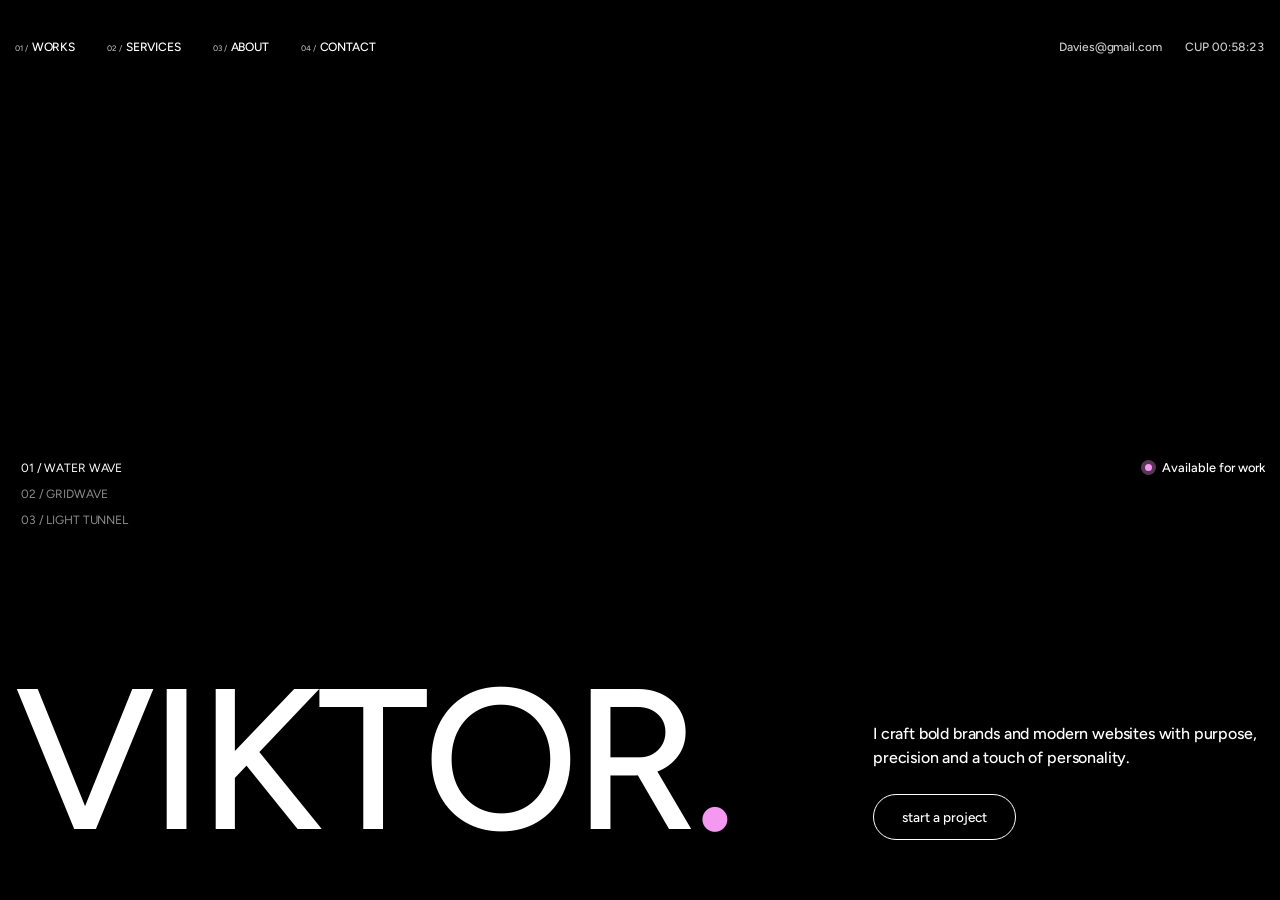
<file: index (11).html>
<!DOCTYPE html>
<html lang="en">
<head>
<meta charset="UTF-8">
<meta name="viewport" content="width=device-width, initial-scale=1.0">
<title>Viktor. — Creative Portfolio</title>
<meta name="description" content="Viktor — I craft bold brands and modern websites with purpose, precision and a touch of personality.">
<link rel="preconnect" href="https://fonts.googleapis.com">
<link rel="preconnect" href="https://fonts.gstatic.com" crossorigin>
<link href="https://fonts.googleapis.com/css2?family=Figtree:wght@400;500;600&display=swap" rel="stylesheet">
<link rel="stylesheet" href="styles.css">
</head>
<body>

<header class="navbar">
  <nav class="nav-inner" aria-label="Navegación principal">
    <ul class="nav-links">
      <li><a href="#works" class="nav-link-underline"><span class="nav-index">01 /</span> Works</a></li>
      <li><a href="#services" class="nav-link-underline"><span class="nav-index">02 /</span> Services</a></li>
      <li><a href="#about" class="nav-link-underline"><span class="nav-index">03 /</span> About</a></li>
      <li><a href="#contact" class="nav-link-underline"><span class="nav-index">04 /</span> Contact</a></li>
    </ul>

    <div class="nav-right">
      <span class="nav-email">Davies@gmail.com</span>
      <span class="nav-clock" id="clock" role="status" aria-live="polite">CUP 00:00:00</span>
    </div>

    <button class="menu-toggle" id="menuToggle" aria-label="Abrir menú" aria-expanded="false">
      <span id="menuToggleLabel">Menu</span>
    </button>
  </nav>

  <div class="mobile-panel-wrap" id="mobilePanelWrap">
    <div class="mobile-panel">
      <a href="#works" class="mobile-link">01 / Works</a>
      <a href="#services" class="mobile-link">02 / Services</a>
      <a href="#about" class="mobile-link">03 / About</a>
      <a href="#contact" class="mobile-link">04 / Contact</a>
      <div class="mobile-panel-foot">
        <span class="nav-email">Davies@gmail.com</span>
        <span class="nav-clock" id="clockMobile">CUP 00:00:00</span>
      </div>
    </div>
  </div>
</header>

<main class="hero">
  <div class="video-stack" aria-hidden="true">
    <video class="hero-video is-active" data-index="0" autoplay muted loop playsinline
      src="https://d8j0ntlcm91z4.cloudfront.net/user_38xzZboKViGWJOttwIXH07lWA1P/hf_20260629_030107_874273ea-684a-4e90-bb96-8fdfde48d53d.mp4"></video>
    <video class="hero-video" data-index="1" autoplay muted loop playsinline
      src="https://d8j0ntlcm91z4.cloudfront.net/user_38xzZboKViGWJOttwIXH07lWA1P/hf_20260629_032424_3c9c2a9d-807b-4482-80e6-dd6d9dfd4545.mp4"></video>
    <video class="hero-video" data-index="2" autoplay muted loop playsinline
      src="https://d8j0ntlcm91z4.cloudfront.net/user_38xzZboKViGWJOttwIXH07lWA1P/hf_20260627_094019_4214ea73-b963-46a4-8327-61489192de99.mp4"></video>
    <div class="video-overlay"></div>
  </div>

  <div class="hero-content">

    <section class="hero-top" aria-label="Selector de fondo">
      <div class="video-switcher">
        <button type="button" class="switch-btn role-link is-active" data-index="0">01 / WATER WAVE</button>
        <button type="button" class="switch-btn role-link" data-index="1">02 / GRIDWAVE</button>
        <button type="button" class="switch-btn role-link" data-index="2">03 / LIGHT TUNNEL</button>
      </div>

      <div class="availability" role="status">
        <span class="dot" id="statusDot"></span>
        <span>Available for work</span>
      </div>
    </section>

    <section class="hero-bottom">
      <h1 class="hero-name reveal-up" id="heroName">Viktor<span class="accent-dot" id="nameDot">.</span></h1>

      <div class="hero-cta">
        <p class="hero-text reveal-right">I craft bold brands and modern websites with purpose, precision and a touch of personality.</p>
        <a href="#contact" class="cta-button reveal-right" id="ctaButton"><span>start a project</span></a>
      </div>
    </section>

  </div>
</main>

<script src="main.js"></script>
</body>
</html>
</file>
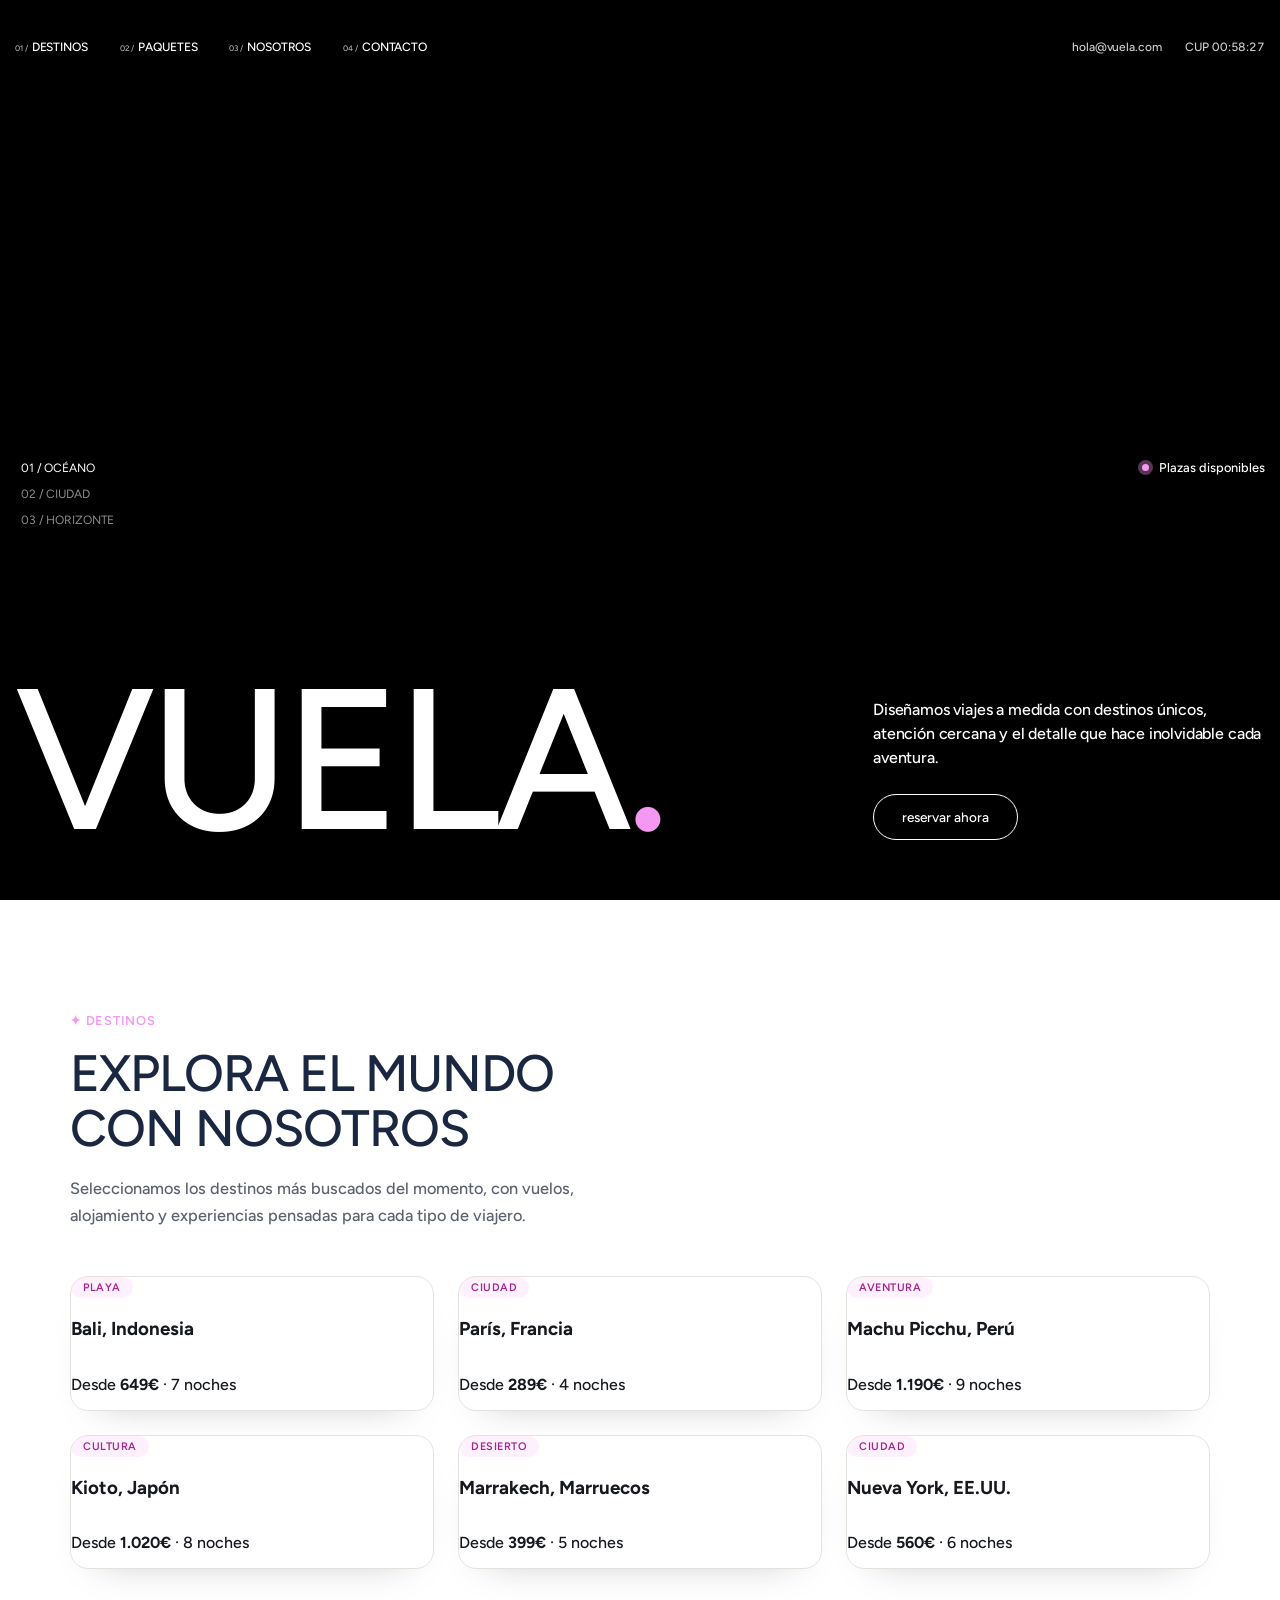
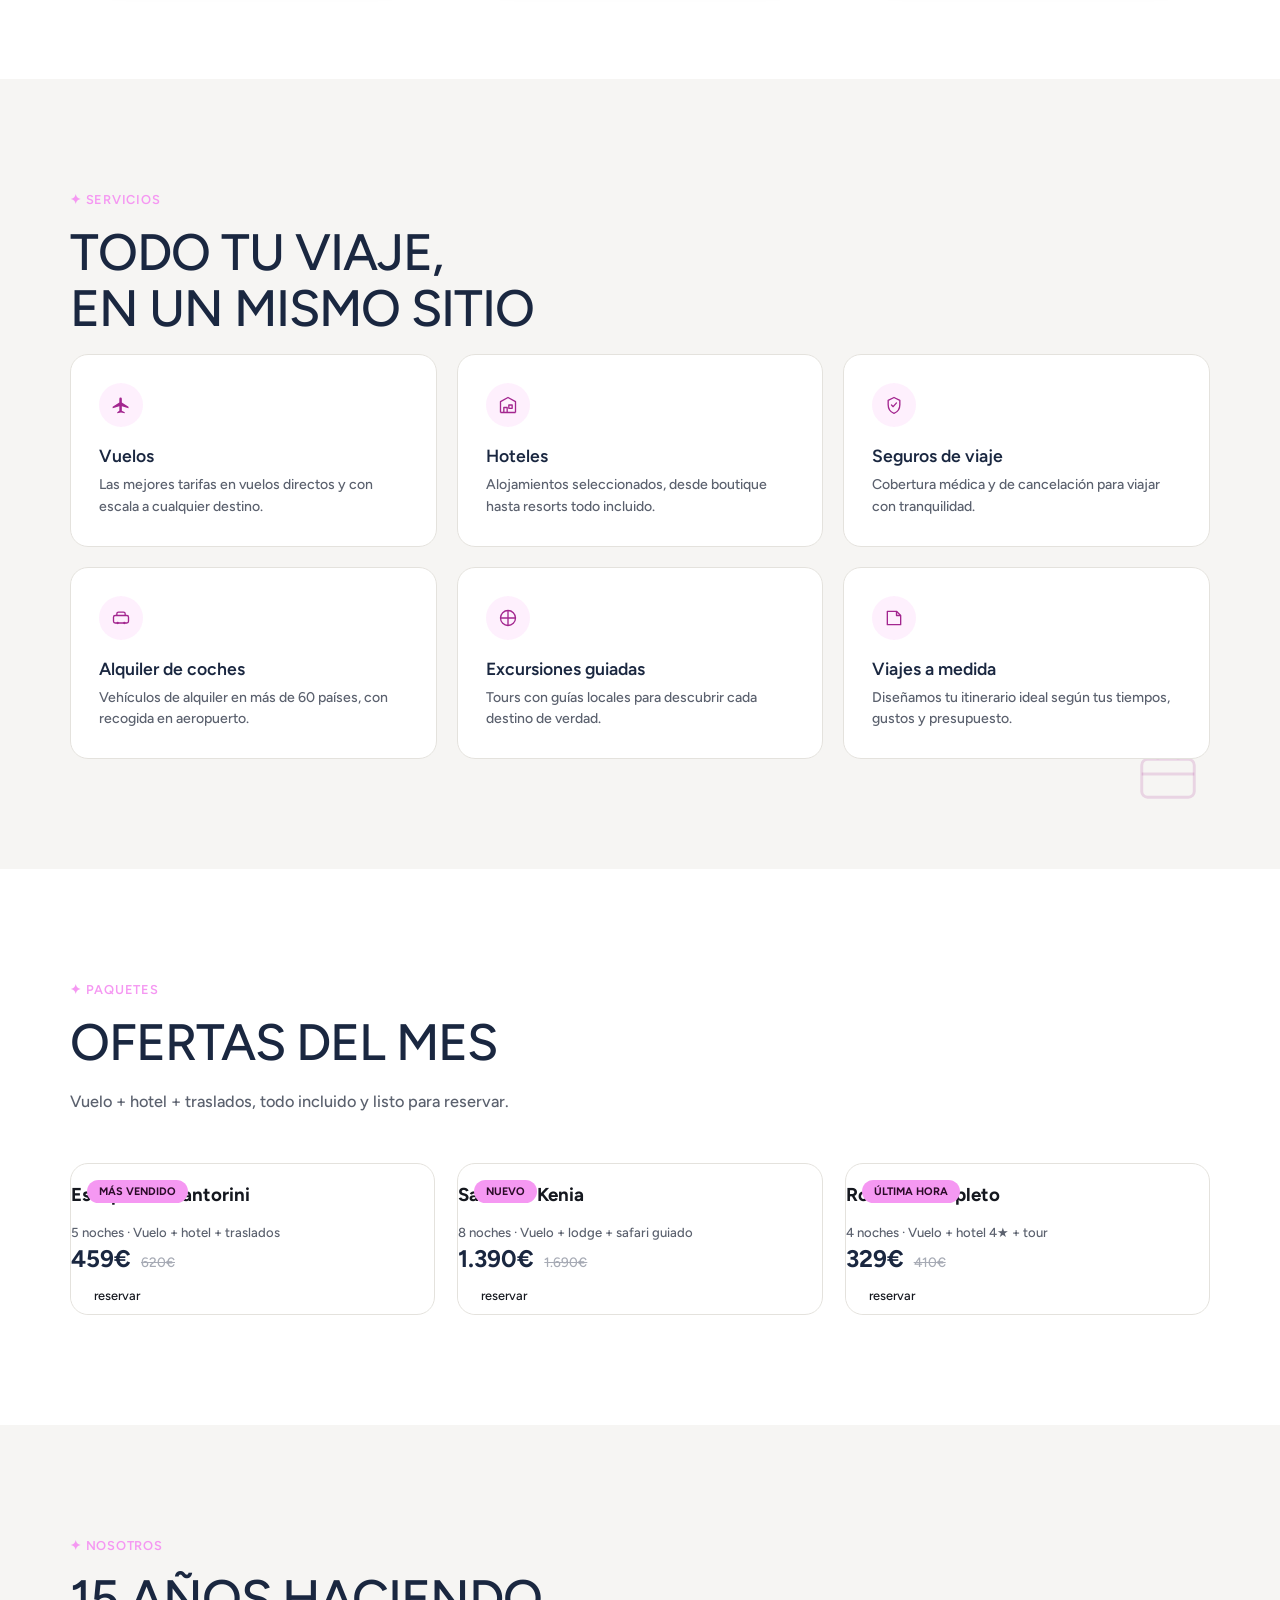
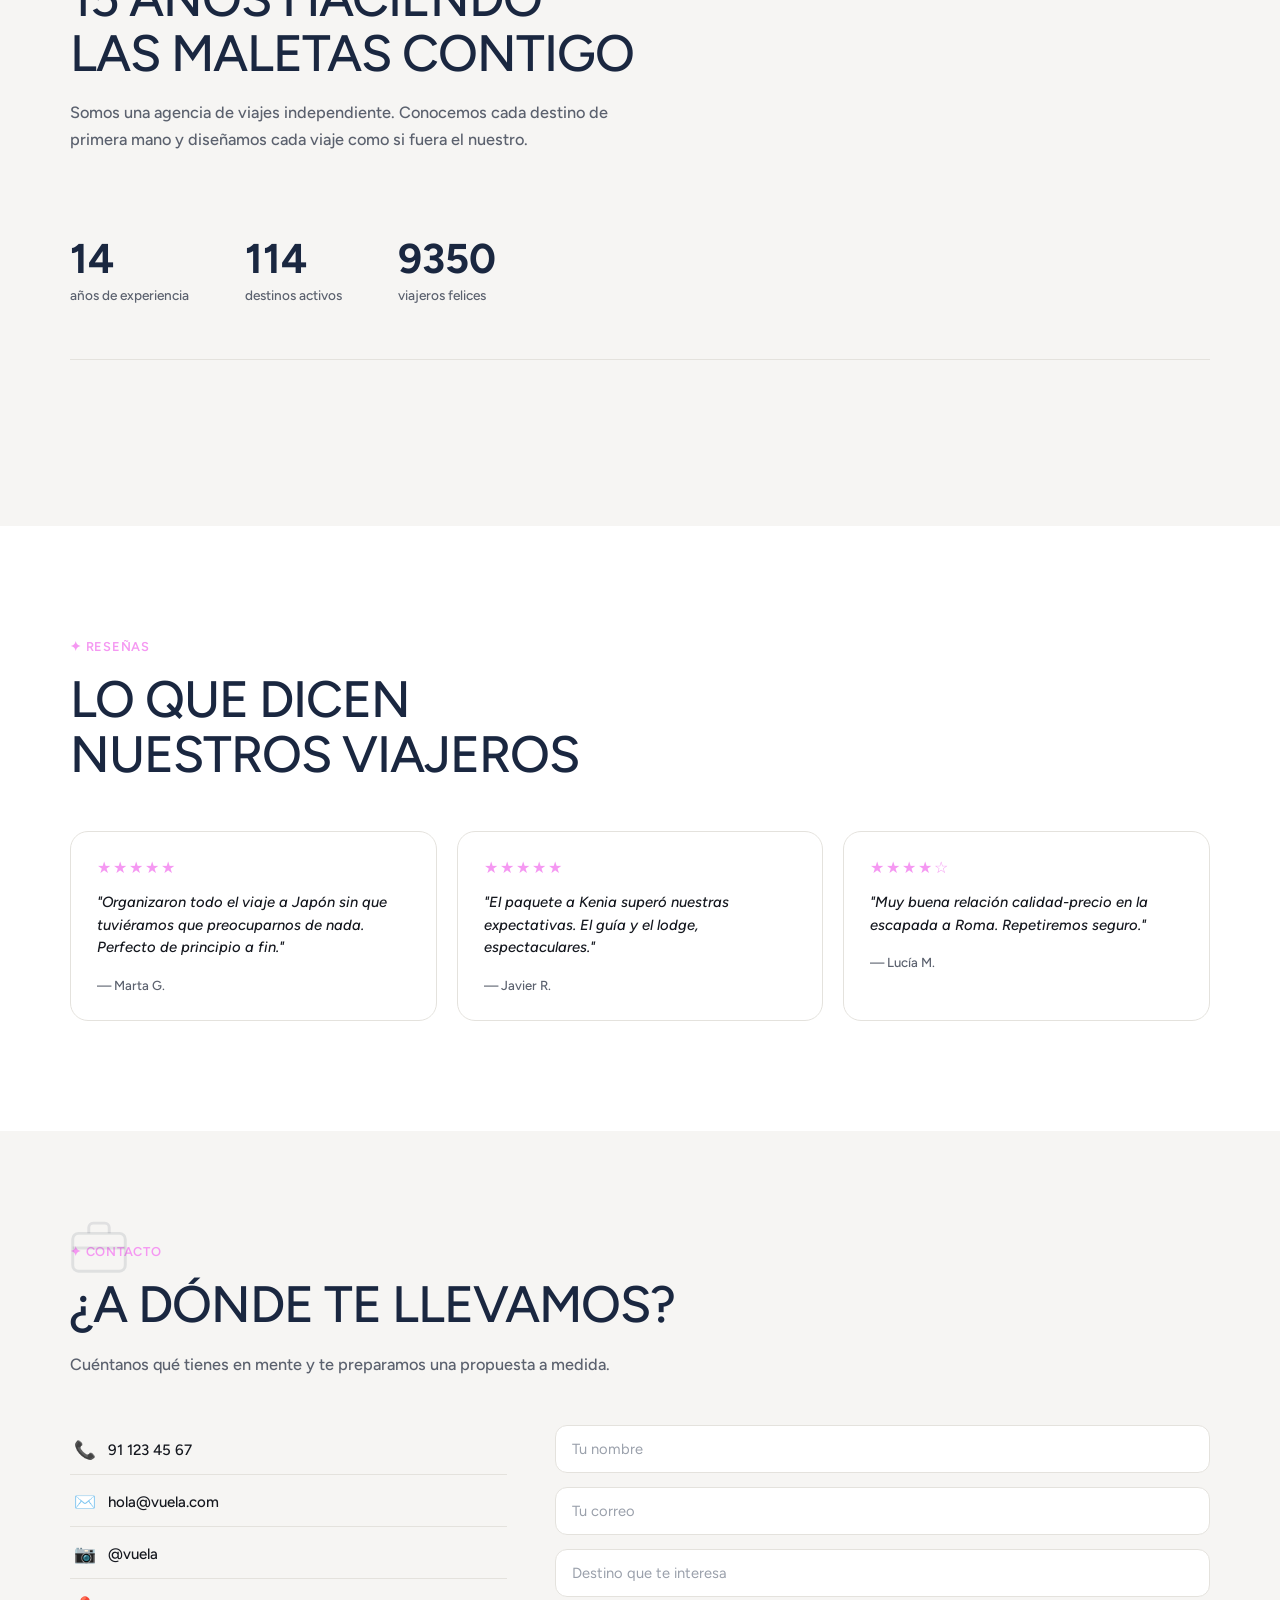
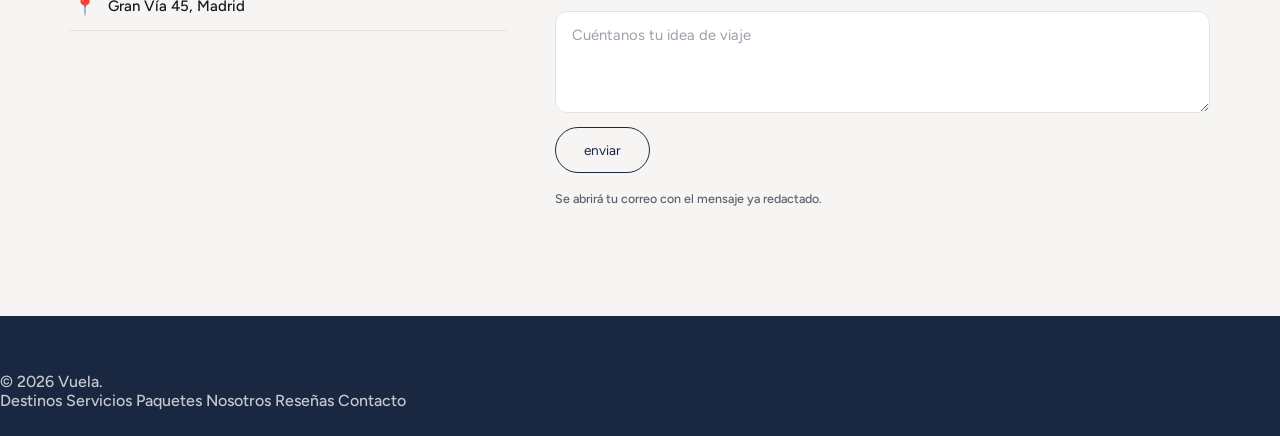
<file: index (12).html>
<!DOCTYPE html>
<html lang="en">
<head>
<meta charset="UTF-8">
<meta name="viewport" content="width=device-width, initial-scale=1.0">
<title>Vuela. — Agencia de Viajes</title>
<meta name="description" content="Vuela — Agencia de viajes. Diseñamos escapadas y viajes a medida a los destinos más increíbles del mundo.">
<link rel="preconnect" href="https://fonts.googleapis.com">
<link rel="preconnect" href="https://fonts.gstatic.com" crossorigin>
<link href="https://fonts.googleapis.com/css2?family=Figtree:wght@400;500;600&display=swap" rel="stylesheet">
<link rel="stylesheet" href="styles.css">
</head>
<body>

<header class="navbar">
  <nav class="nav-inner" aria-label="Navegación principal">
    <ul class="nav-links">
      <li><a href="#destinos" class="nav-link-underline"><span class="nav-index">01 /</span> Destinos</a></li>
      <li><a href="#paquetes" class="nav-link-underline"><span class="nav-index">02 /</span> Paquetes</a></li>
      <li><a href="#nosotros" class="nav-link-underline"><span class="nav-index">03 /</span> Nosotros</a></li>
      <li><a href="#contacto" class="nav-link-underline"><span class="nav-index">04 /</span> Contacto</a></li>
    </ul>

    <div class="nav-right">
      <span class="nav-email">hola@vuela.com</span>
      <span class="nav-clock" id="clock" role="status" aria-live="polite">CUP 00:00:00</span>
    </div>

    <button class="menu-toggle" id="menuToggle" aria-label="Abrir menú" aria-expanded="false">
      <span id="menuToggleLabel">Menu</span>
    </button>
  </nav>

  <div class="mobile-panel-wrap" id="mobilePanelWrap">
    <div class="mobile-panel">
      <a href="#destinos" class="mobile-link">01 / Destinos</a>
      <a href="#paquetes" class="mobile-link">02 / Paquetes</a>
      <a href="#nosotros" class="mobile-link">03 / Nosotros</a>
      <a href="#contacto" class="mobile-link">04 / Contacto</a>
      <div class="mobile-panel-foot">
        <span class="nav-email">hola@vuela.com</span>
        <span class="nav-clock" id="clockMobile">CUP 00:00:00</span>
      </div>
    </div>
  </div>
</header>

<main class="hero">
  <div class="video-stack" aria-hidden="true">
    <video class="hero-video is-active" data-index="0" autoplay muted loop playsinline
      src="https://d8j0ntlcm91z4.cloudfront.net/user_38xzZboKViGWJOttwIXH07lWA1P/hf_20260629_030107_874273ea-684a-4e90-bb96-8fdfde48d53d.mp4"></video>
    <video class="hero-video" data-index="1" autoplay muted loop playsinline
      src="https://d8j0ntlcm91z4.cloudfront.net/user_38xzZboKViGWJOttwIXH07lWA1P/hf_20260629_032424_3c9c2a9d-807b-4482-80e6-dd6d9dfd4545.mp4"></video>
    <video class="hero-video" data-index="2" autoplay muted loop playsinline
      src="https://d8j0ntlcm91z4.cloudfront.net/user_38xzZboKViGWJOttwIXH07lWA1P/hf_20260627_094019_4214ea73-b963-46a4-8327-61489192de99.mp4"></video>
    <div class="video-overlay"></div>
  </div>

  <div class="hero-content">

    <section class="hero-top" aria-label="Selector de fondo">
      <div class="video-switcher">
        <button type="button" class="switch-btn role-link is-active" data-index="0">01 / OCÉANO</button>
        <button type="button" class="switch-btn role-link" data-index="1">02 / CIUDAD</button>
        <button type="button" class="switch-btn role-link" data-index="2">03 / HORIZONTE</button>
      </div>

      <div class="availability" role="status">
        <span class="dot" id="statusDot"></span>
        <span>Plazas disponibles</span>
      </div>
    </section>

    <section class="hero-bottom">
      <h1 class="hero-name reveal-up" id="heroName">Vuela<span class="accent-dot" id="nameDot">.</span></h1>

      <div class="hero-cta">
        <p class="hero-text reveal-right">Diseñamos viajes a medida con destinos únicos, atención cercana y el detalle que hace inolvidable cada aventura.</p>
        <a href="#contacto" class="cta-button reveal-right" id="ctaButton"><span>reservar ahora</span></a>
      </div>
    </section>

  </div>
</main>

<!-- ============ DESTINOS ============ -->
<section id="destinos" class="section">
  <div class="plane-decor plane-decor--1" aria-hidden="true">
    <svg viewBox="0 0 48 48" fill="none"><path d="M44 24l-14-4-8-16-4 1 4 15-12 3-4-6-3 1 3 9 3 9 3-1-2-7 12-2 2 16 4-1 2-17 14-4z" fill="currentColor"/></svg>
  </div>

  <div class="section-inner">
    <span class="eyebrow">✦ Destinos</span>
    <h2 class="section-title reveal-up">Explora el mundo<br>con nosotros</h2>
    <p class="section-lead reveal-right">Seleccionamos los destinos más buscados del momento, con vuelos, alojamiento y experiencias pensadas para cada tipo de viajero.</p>

    <div class="dest-grid">
      <div class="dest-card reveal-up" style="--tile:linear-gradient(150deg, #1a2740, #F598F2 160%);">
        <span class="dest-tag">Playa</span>
        <h3>Bali, Indonesia</h3>
        <p>Desde <strong>649€</strong> · 7 noches</p>
      </div>
      <div class="dest-card reveal-up" style="--tile:linear-gradient(150deg, #2a2a2a, #4a4a6a 160%);">
        <span class="dest-tag">Ciudad</span>
        <h3>París, Francia</h3>
        <p>Desde <strong>289€</strong> · 4 noches</p>
      </div>
      <div class="dest-card reveal-up" style="--tile:linear-gradient(150deg, #241a30, #F598F2 160%);">
        <span class="dest-tag">Aventura</span>
        <h3>Machu Picchu, Perú</h3>
        <p>Desde <strong>1.190€</strong> · 9 noches</p>
      </div>
      <div class="dest-card reveal-up" style="--tile:linear-gradient(150deg, #1a2a2a, #3a5a5a 160%);">
        <span class="dest-tag">Cultura</span>
        <h3>Kioto, Japón</h3>
        <p>Desde <strong>1.020€</strong> · 8 noches</p>
      </div>
      <div class="dest-card reveal-up" style="--tile:linear-gradient(150deg, #302010, #F598F2 160%);">
        <span class="dest-tag">Desierto</span>
        <h3>Marrakech, Marruecos</h3>
        <p>Desde <strong>399€</strong> · 5 noches</p>
      </div>
      <div class="dest-card reveal-up" style="--tile:linear-gradient(150deg, #101828, #4060a0 160%);">
        <span class="dest-tag">Ciudad</span>
        <h3>Nueva York, EE.UU.</h3>
        <p>Desde <strong>560€</strong> · 6 noches</p>
      </div>
    </div>
  </div>
</section>

<!-- ============ SERVICIOS ============ -->
<section id="servicios" class="section section--alt">
  <div class="suitcase-decor" aria-hidden="true">
    <svg viewBox="0 0 48 48" fill="none"><rect x="6" y="16" width="36" height="26" rx="4" stroke="currentColor" stroke-width="2"/><path d="M17 16v-4a3 3 0 0 1 3-3h8a3 3 0 0 1 3 3v4" stroke="currentColor" stroke-width="2"/><path d="M6 26h36" stroke="currentColor" stroke-width="2"/></svg>
  </div>

  <div class="section-inner">
    <span class="eyebrow">✦ Servicios</span>
    <h2 class="section-title reveal-up">Todo tu viaje,<br>en un mismo sitio</h2>

    <div class="service-grid">
      <div class="service-card reveal-up">
        <div class="service-icon">
          <svg viewBox="0 0 24 24" fill="none"><path d="M21 16v-2l-8-5V4.5a1.5 1.5 0 0 0-3 0V9l-8 5v2l8-2.5V19l-2.5 1.8V22l4.5-1 4.5 1v-1.2L13 19v-5.5l8 2.5z" fill="currentColor"/></svg>
        </div>
        <h3>Vuelos</h3>
        <p>Las mejores tarifas en vuelos directos y con escala a cualquier destino.</p>
      </div>
      <div class="service-card reveal-up">
        <div class="service-icon">
          <svg viewBox="0 0 24 24" fill="none"><path d="M3 21V8l9-5 9 5v13M3 21h18M7 21v-6h4v6M13 12h4v4h-4z" stroke="currentColor" stroke-width="1.6" stroke-linejoin="round"/></svg>
        </div>
        <h3>Hoteles</h3>
        <p>Alojamientos seleccionados, desde boutique hasta resorts todo incluido.</p>
      </div>
      <div class="service-card reveal-up">
        <div class="service-icon">
          <svg viewBox="0 0 24 24" fill="none"><path d="M12 3l7 3.5v5.2c0 4.6-3 8.8-7 10.3-4-1.5-7-5.7-7-10.3V6.5L12 3Z" stroke="currentColor" stroke-width="1.6" stroke-linejoin="round"/><path d="M9 12l2 2 4-4.5" stroke="currentColor" stroke-width="1.6" stroke-linecap="round" stroke-linejoin="round"/></svg>
        </div>
        <h3>Seguros de viaje</h3>
        <p>Cobertura médica y de cancelación para viajar con tranquilidad.</p>
      </div>
      <div class="service-card reveal-up">
        <div class="service-icon">
          <svg viewBox="0 0 24 24" fill="none"><rect x="3" y="9" width="18" height="9" rx="2" stroke="currentColor" stroke-width="1.6"/><path d="M7 9V7a2 2 0 0 1 2-2h6a2 2 0 0 1 2 2v2" stroke="currentColor" stroke-width="1.6"/><circle cx="8" cy="18" r="1.4" fill="currentColor"/><circle cx="16" cy="18" r="1.4" fill="currentColor"/></svg>
        </div>
        <h3>Alquiler de coches</h3>
        <p>Vehículos de alquiler en más de 60 países, con recogida en aeropuerto.</p>
      </div>
      <div class="service-card reveal-up">
        <div class="service-icon">
          <svg viewBox="0 0 24 24" fill="none"><circle cx="12" cy="12" r="9" stroke="currentColor" stroke-width="1.6"/><path d="M12 3v18M3 12h18" stroke="currentColor" stroke-width="1.6"/></svg>
        </div>
        <h3>Excursiones guiadas</h3>
        <p>Tours con guías locales para descubrir cada destino de verdad.</p>
      </div>
      <div class="service-card reveal-up">
        <div class="service-icon">
          <svg viewBox="0 0 24 24" fill="none"><path d="M4 4h11l5 5v11H4V4Z" stroke="currentColor" stroke-width="1.6" stroke-linejoin="round"/><path d="M15 4v5h5" stroke="currentColor" stroke-width="1.6" stroke-linejoin="round"/></svg>
        </div>
        <h3>Viajes a medida</h3>
        <p>Diseñamos tu itinerario ideal según tus tiempos, gustos y presupuesto.</p>
      </div>
    </div>
  </div>
</section>

<!-- ============ PAQUETES ============ -->
<section id="paquetes" class="section">
  <div class="section-inner">
    <span class="eyebrow">✦ Paquetes</span>
    <h2 class="section-title reveal-up">Ofertas del mes</h2>
    <p class="section-lead reveal-right">Vuelo + hotel + traslados, todo incluido y listo para reservar.</p>

    <div class="package-grid">
      <div class="package-card reveal-up">
        <span class="package-badge">Más vendido</span>
        <h3>Escapada a Santorini</h3>
        <p class="package-meta">5 noches · Vuelo + hotel + traslados</p>
        <div class="package-price"><span class="price-now">459€</span><span class="price-old">620€</span></div>
        <a href="#contacto" class="cta-button cta-button--sm"><span>reservar</span></a>
      </div>
      <div class="package-card reveal-up">
        <span class="package-badge">Nuevo</span>
        <h3>Safari en Kenia</h3>
        <p class="package-meta">8 noches · Vuelo + lodge + safari guiado</p>
        <div class="package-price"><span class="price-now">1.390€</span><span class="price-old">1.690€</span></div>
        <a href="#contacto" class="cta-button cta-button--sm"><span>reservar</span></a>
      </div>
      <div class="package-card reveal-up">
        <span class="package-badge">Última hora</span>
        <h3>Roma al completo</h3>
        <p class="package-meta">4 noches · Vuelo + hotel 4★ + tour</p>
        <div class="package-price"><span class="price-now">329€</span><span class="price-old">410€</span></div>
        <a href="#contacto" class="cta-button cta-button--sm"><span>reservar</span></a>
      </div>
    </div>
  </div>
</section>

<!-- ============ NOSOTROS ============ -->
<section id="nosotros" class="section section--alt">
  <div class="plane-decor plane-decor--2" aria-hidden="true">
    <svg viewBox="0 0 48 48" fill="none"><path d="M44 24l-14-4-8-16-4 1 4 15-12 3-4-6-3 1 3 9 3 9 3-1-2-7 12-2 2 16 4-1 2-17 14-4z" fill="currentColor"/></svg>
  </div>
  <div class="section-inner">
    <span class="eyebrow">✦ Nosotros</span>
    <h2 class="section-title reveal-up">15 años haciendo<br>las maletas contigo</h2>
    <p class="section-lead reveal-right">Somos una agencia de viajes independiente. Conocemos cada destino de primera mano y diseñamos cada viaje como si fuera el nuestro.</p>

    <div class="stats-row">
      <div class="stat-block reveal-up">
        <span class="stat-num" data-count="15">0</span>
        <span class="stat-label">años de experiencia</span>
      </div>
      <div class="stat-block reveal-up">
        <span class="stat-num" data-count="120">0</span>
        <span class="stat-label">destinos activos</span>
      </div>
      <div class="stat-block reveal-up">
        <span class="stat-num" data-count="9800">0</span>
        <span class="stat-label">viajeros felices</span>
      </div>
    </div>
  </div>
</section>

<!-- ============ RESEÑAS ============ -->
<section id="resenas" class="section">
  <div class="section-inner">
    <span class="eyebrow">✦ Reseñas</span>
    <h2 class="section-title reveal-up">Lo que dicen<br>nuestros viajeros</h2>

    <div class="review-grid">
      <div class="review-card reveal-up">
        <div class="review-stars">★★★★★</div>
        <p>"Organizaron todo el viaje a Japón sin que tuviéramos que preocuparnos de nada. Perfecto de principio a fin."</p>
        <span class="review-author">— Marta G.</span>
      </div>
      <div class="review-card reveal-up">
        <div class="review-stars">★★★★★</div>
        <p>"El paquete a Kenia superó nuestras expectativas. El guía y el lodge, espectaculares."</p>
        <span class="review-author">— Javier R.</span>
      </div>
      <div class="review-card reveal-up">
        <div class="review-stars">★★★★☆</div>
        <p>"Muy buena relación calidad-precio en la escapada a Roma. Repetiremos seguro."</p>
        <span class="review-author">— Lucía M.</span>
      </div>
    </div>
  </div>
</section>

<!-- ============ CONTACTO ============ -->
<section id="contacto" class="section section--alt">
  <div class="suitcase-decor suitcase-decor--2" aria-hidden="true">
    <svg viewBox="0 0 48 48" fill="none"><rect x="6" y="16" width="36" height="26" rx="4" stroke="currentColor" stroke-width="2"/><path d="M17 16v-4a3 3 0 0 1 3-3h8a3 3 0 0 1 3 3v4" stroke="currentColor" stroke-width="2"/><path d="M6 26h36" stroke="currentColor" stroke-width="2"/></svg>
  </div>
  <div class="section-inner">
    <span class="eyebrow">✦ Contacto</span>
    <h2 class="section-title reveal-up">¿A dónde te llevamos?</h2>
    <p class="section-lead reveal-right">Cuéntanos qué tienes en mente y te preparamos una propuesta a medida.</p>

    <div class="contact-grid">
      <div class="contact-info reveal-up">
        <a class="info-row" href="tel:+34911234567"><span class="info-ic">📞</span> 91 123 45 67</a>
        <a class="info-row" href="mailto:hola@vuela.com"><span class="info-ic">✉️</span> hola@vuela.com</a>
        <a class="info-row" href="https://instagram.com/vuela" target="_blank" rel="noopener"><span class="info-ic">📷</span> @vuela</a>
        <a class="info-row" href="https://maps.google.com/?q=Gran+Via+45,+Madrid" target="_blank" rel="noopener"><span class="info-ic">📍</span> Gran Vía 45, Madrid</a>
      </div>

      <form id="contactForm" class="contact-form reveal-up" novalidate>
        <input id="cName" type="text" placeholder="Tu nombre" required>
        <span class="field-error">Cuéntanos cómo te llamas.</span>
        <input id="cEmail" type="email" placeholder="Tu correo" required>
        <span class="field-error">Escribe un correo válido.</span>
        <input id="cDest" type="text" placeholder="Destino que te interesa">
        <textarea id="cMessage" rows="4" placeholder="Cuéntanos tu idea de viaje" required></textarea>
        <span class="field-error">Añade un breve mensaje.</span>
        <button type="submit" class="cta-button"><span id="submitLabel">enviar</span></button>
        <p class="form-note" id="formNote">Se abrirá tu correo con el mensaje ya redactado.</p>
      </form>
    </div>
  </div>
</section>

<footer class="site-footer">
  <span>© <span id="year"></span> Vuela.</span>
  <nav>
    <a href="#destinos">Destinos</a>
    <a href="#servicios">Servicios</a>
    <a href="#paquetes">Paquetes</a>
    <a href="#nosotros">Nosotros</a>
    <a href="#resenas">Reseñas</a>
    <a href="#contacto">Contacto</a>
  </nav>
</footer>

<script src="main.js"></script>
</body>
</html>
</file>
<file: styles.css>
:root{
  --ease-spring: cubic-bezier(0.16, 1, 0.3, 1);
  --accent: #F598F2;
}

*,*::before,*::after{ box-sizing: border-box; }
html,body{ margin:0; padding:0; height:100%; }
body{
  background:#000;
  color:#fff;
  font-family: "Figtree", -apple-system, BlinkMacSystemFont, sans-serif;
  font-weight:500;
  -webkit-font-smoothing:antialiased;
  -moz-osx-font-smoothing:grayscale;
  overflow-x:hidden;
}
a{ color:inherit; text-decoration:none; }
button{ font-family:inherit; border:0; background:none; color:inherit; cursor:pointer; }
ul{ margin:0; padding:0; list-style:none; }

@media (prefers-reduced-motion: reduce){
  *{ animation-duration:0.001ms !important; transition-duration:0.001ms !important; }
}

/* =========================================================
   NAVBAR
   ========================================================= */
.navbar{
  position:absolute;
  top:0; left:0; right:0;
  z-index:10;
}
.nav-inner{
  max-width:1340px;
  margin:0 auto;
  padding:36px 15px;
  display:flex;
  align-items:center;
  justify-content:space-between;
  gap:24px;
}
.nav-links{
  display:flex;
  align-items:center;
  gap:32px;
}
.nav-links a{
  position:relative;
  display:inline-flex;
  align-items:baseline;
  gap:4px;
  font-size:0.75rem;
  line-height:1rem;
  letter-spacing:-0.12px;
  font-weight:500;
  text-transform:uppercase;
  padding-bottom:2px;
}
.nav-index{
  font-size:0.5rem;
  line-height:0.75rem;
  letter-spacing:-0.08px;
  font-weight:500;
  text-transform:uppercase;
  opacity:.7;
}
.nav-link-underline::after{
  content:"";
  position:absolute;
  left:0; right:0; bottom:0;
  height:1px;
  background:#fff;
  transform:scaleX(0);
  transform-origin:right;
  transition:transform .4s var(--ease-spring);
}
.nav-link-underline:hover::after{
  transform:scaleX(1);
  transform-origin:left;
}

.nav-right{
  display:flex;
  align-items:center;
  gap:24px;
  font-size:0.75rem;
  letter-spacing:-0.12px;
}
.nav-email{ opacity:.8; }
.nav-clock{ font-variant-numeric:tabular-nums; opacity:.8; }

.menu-toggle{ display:none; font-size:0.8rem; text-transform:uppercase; letter-spacing:-0.12px; }

.mobile-panel-wrap{
  display:grid;
  grid-template-rows: 0fr;
  transition: grid-template-rows .42s var(--ease-spring);
  overflow:hidden;
}
.mobile-panel-wrap.is-open{ grid-template-rows: 1fr; }
.mobile-panel{ min-height:0; overflow:hidden; padding:0 18px; }
.mobile-panel-wrap.is-open .mobile-panel{ padding:8px 18px 28px; }
.mobile-link{
  display:block;
  font-size:1.75rem;
  line-height:2rem;
  letter-spacing:-0.84px;
  font-weight:500;
  text-transform:uppercase;
  padding:10px 0;
  border-bottom:1px solid rgba(255,255,255,.12);
}
.mobile-panel-foot{
  display:flex;
  justify-content:space-between;
  padding-top:18px;
  font-size:0.8rem;
  opacity:.7;
}

/* =========================================================
   HERO / VIDEO BACKGROUND
   ========================================================= */
.hero{
  position:relative;
  width:100%;
  height:100vh;
  min-height:640px;
  overflow:hidden;
}
.video-stack{ position:absolute; inset:0; z-index:0; }
.hero-video{
  position:absolute; inset:0;
  width:100%; height:100%;
  object-fit:cover;
  opacity:0;
  transition:opacity 1200ms ease-in-out;
}
.hero-video.is-active{ opacity:1; animation: videoFadeIn 1200ms ease-in-out; }
.video-overlay{
  position:absolute; inset:0;
  background:rgba(0,0,0,.1);
  z-index:1;
}

.hero-content{
  position:relative;
  z-index:2;
  max-width:1340px;
  height:100%;
  margin:0 auto;
  padding:190px 15px 0;
  display:flex;
  flex-direction:column;
  justify-content:flex-end;
  align-items:flex-end;
  gap:150px;
}

/* ---- top row: switcher + availability ---- */
.hero-top{
  width:100%;
  display:flex;
  align-items:flex-start;
  justify-content:space-between;
  gap:24px;
}
.video-switcher{
  flex:4;
  display:flex;
  flex-direction:column;
  gap:10px;
}
.switch-btn{
  align-self:flex-start;
  font-size:0.75rem;
  letter-spacing:-0.12px;
  text-transform:uppercase;
  opacity:.55;
  transition:opacity .25s ease, transform .25s ease;
}
.switch-btn:hover{ opacity:.75; }
.switch-btn.is-active{ opacity:1; }
.role-link:hover{ transform:translateX(4px); }

.availability{
  flex:1;
  display:flex;
  align-items:center;
  justify-content:flex-end;
  gap:10px;
  font-size:0.8rem;
  white-space:nowrap;
}
.dot{
  width:7px; height:7px;
  border-radius:50%;
  background:#fff;
  box-shadow:0 0 0 4px rgba(255,255,255,.25);
  animation:dotPulse 1.6s ease-in-out infinite;
}
.dot.is-pink{
  background:var(--accent);
  box-shadow:0 0 0 4px rgba(245,152,242,.35);
}

/* ---- bottom row: name + cta ---- */
.hero-bottom{
  width:100%;
  display:flex;
  align-items:flex-end;
  justify-content:space-between;
  gap:24px;
  padding-bottom:60px;
}
.hero-name{
  flex:2;
  margin:0;
  font-size:200px;
  line-height:81%;
  letter-spacing:-6px;
  font-weight:500;
  text-transform:uppercase;
}
.accent-dot{ color:#fff; transition:color .3s ease; }
.accent-dot.is-pink{ color:var(--accent); }

.hero-cta{
  flex:1;
  padding-left:50px;
  display:flex;
  flex-direction:column;
  gap:24px;
}
.hero-text{
  margin:0;
  font-size:1rem;
  line-height:1.5rem;
  letter-spacing:-0.16px;
  font-weight:500;
  opacity:.9;
}
.cta-button{
  position:relative;
  align-self:flex-start;
  padding:14px 28px;
  border:1px solid #fff;
  border-radius:999px;
  text-transform:lowercase;
  font-size:0.85rem;
  overflow:hidden;
  transition:border-color .3s ease, color .3s ease;
}
.cta-button span{ position:relative; z-index:2; }
.cta-button::before{
  content:"";
  position:absolute; inset:0;
  background:var(--accent);
  transform:translateY(101%);
  transition:transform .4s var(--ease-spring);
  z-index:1;
}
.cta-button:hover{ border-color:var(--accent); color:#000; }
.cta-button:hover::before{ transform:translateY(0); }

/* =========================================================
   REVEAL ANIMATIONS
   ========================================================= */
.reveal-up{ opacity:0; transform:translateY(80px); }
.reveal-up.is-visible{ animation:revealUp .9s var(--ease-spring) forwards; }

.reveal-right{ opacity:0; transform:translateX(100px); }
.reveal-right.is-visible{ animation:revealRight .9s var(--ease-spring) forwards; }
#ctaButton.reveal-right.is-visible{ animation-delay:.08s; }

@keyframes videoFadeIn{ from{ opacity:0 } to{ opacity:1 } }
@keyframes revealUp{ from{ opacity:0; transform:translateY(80px);} to{ opacity:1; transform:translateY(0);} }
@keyframes revealRight{ from{ opacity:0; transform:translateX(100px);} to{ opacity:1; transform:translateX(0);} }
@keyframes dotPulse{ 0%,100%{ opacity:1; transform:scale(1);} 50%{ opacity:.45; transform:scale(1.45);} }

/* =========================================================
   RESPONSIVE — md-tablet: 810px to 1199.98px
   ========================================================= */
@media (min-width:810px) and (max-width:1199.98px){
  .nav-inner{ padding:30px 18px; }
  .nav-links{ gap:16px; }
  .hero-name{ font-size:129.6px; line-height:113.4px; letter-spacing:-7.7px; }
  .hero-bottom{ gap:28px; padding-bottom:52px; }
  .hero-cta{ padding-left:24px; }
}

/* =========================================================
   RESPONSIVE — mobile: max 809.98px
   ========================================================= */
@media (max-width:809.98px){
  .nav-inner{ padding:24px 18px; }
  .nav-links, .nav-right{ display:none; }
  .menu-toggle{ display:block; }

  .hero-content{
    justify-content:flex-end;
    align-items:flex-start;
    gap:72px;
    padding:140px 18px 0;
  }
  .hero-top{ flex-direction:column; align-items:flex-start; gap:28px; }
  .availability{ justify-content:flex-start; }
  .hero-bottom{ flex-direction:column; align-items:flex-start; gap:32px; padding-bottom:44px; }
  .hero-name{ font-size:clamp(68px,21vw,80px); line-height:96px; letter-spacing:-4.8px; }
  .hero-cta{ padding-left:0; }
  .hero-text{ max-width:420px; }
}

/* =========================================================
   AÑADIDO — secciones de la agencia de viajes "Vuela."
   (reglas nuevas; nada del hero original se ha modificado)
   Tema: fondo blanco, estilo serio/profesional
   ========================================================= */

:root{
  --paper:#ffffff;
  --paper-alt:#f6f5f3;
  --ink:#15181f;
  --ink-soft:#5b616e;
  --line:#e4e2dd;
  --navy:#1a2740;
}

.section{
  position:relative;
  overflow:hidden;
  padding:110px 0;
  background:var(--paper);
  color:var(--ink);
}
.section--alt{ background:var(--paper-alt); }
.section-inner{
  max-width:1180px;
  margin:0 auto;
  padding:0 20px;
}
.section-inner--narrow{ max-width:760px; }

.eyebrow{
  display:inline-block;
  color:var(--accent);
  font-size:0.8rem;
  letter-spacing:.06em;
  text-transform:uppercase;
  font-weight:600;
  margin-bottom:18px;
}
.section-title{
  font-size:clamp(2.2rem, 4.4vw, 3.2rem);
  line-height:1.08;
  letter-spacing:-1px;
  font-weight:500;
  margin:0 0 18px;
  text-transform:uppercase;
  color:var(--navy);
}
.section-lead{
  max-width:560px;
  color:var(--ink-soft);
  font-size:1.02rem;
  line-height:1.65;
  margin:0 0 48px;
}

/* ---- filtros de destinos ---- */
.filter-tabs{
  display:flex;
  flex-wrap:wrap;
  gap:10px;
  margin-bottom:40px;
}
.filter-tab{
  padding:9px 20px;
  border-radius:999px;
  border:1.5px solid var(--line);
  background:var(--paper);
  color:var(--ink-soft);
  font-size:0.85rem;
  font-weight:500;
  transition:background-color .2s ease, color .2s ease, border-color .2s ease;
}
.filter-tab:hover{ border-color:var(--navy); color:var(--navy); }
.filter-tab.is-active{ background:var(--navy); border-color:var(--navy); color:#fff; }

/* ---- destinos ---- */
.dest-grid{
  display:grid;
  grid-template-columns:repeat(3,1fr);
  gap:24px;
}
.dest-card{
  border-radius:18px;
  overflow:hidden;
  background:var(--paper);
  border:1px solid var(--line);
  box-shadow:0 18px 40px -30px rgba(20,25,40,.35);
  transition:transform .35s var(--ease-spring), box-shadow .35s ease;
  display:flex;
  flex-direction:column;
}
.dest-card.is-hidden{ display:none; }
.dest-card:hover{ transform:translateY(-6px); box-shadow:0 24px 48px -26px rgba(20,25,40,.4); }
.dest-img{ aspect-ratio:4/3; overflow:hidden; background:var(--paper-alt); }
.dest-img img{ width:100%; height:100%; object-fit:cover; display:block; transition:transform .5s ease; }
.dest-card:hover .dest-img img{ transform:scale(1.06); }
.dest-body{ padding:20px; display:flex; flex-direction:column; gap:8px; flex:1; }
.dest-tag{
  align-self:flex-start;
  font-size:.68rem; text-transform:uppercase; letter-spacing:.05em; font-weight:600;
  background:rgba(245,152,242,.15);
  color:#a3268f;
  padding:4px 12px;
  border-radius:999px;
}
.dest-body h3{ margin:2px 0 0; font-size:1.2rem; font-weight:600; color:var(--navy); }
.dest-desc{ margin:0; font-size:.85rem; color:var(--ink-soft); line-height:1.5; flex:1; }
.dest-foot{
  display:flex; justify-content:space-between; align-items:baseline;
  padding-top:12px; margin-top:4px;
  border-top:1px dashed var(--line);
  font-size:.8rem; color:var(--ink-soft);
}
.dest-foot strong{ color:var(--navy); font-size:1rem; }

/* ---- proceso ---- */
.process-grid{
  display:grid;
  grid-template-columns:repeat(4,1fr);
  gap:20px;
}
.process-card{
  padding:28px 22px;
  border-radius:16px;
  background:var(--paper);
  border:1px solid var(--line);
}
.process-num{
  display:block;
  font-size:2rem;
  font-weight:600;
  color:var(--accent);
  margin-bottom:14px;
}
.process-card h3{ margin:0 0 8px; font-size:1.05rem; color:var(--navy); font-weight:600; }
.process-card p{ margin:0; font-size:.88rem; color:var(--ink-soft); line-height:1.55; }

/* ---- servicios ---- */
.service-grid{
  display:grid;
  grid-template-columns:repeat(3,1fr);
  gap:20px;
}
.service-card{
  border:1px solid var(--line);
  border-radius:18px;
  padding:28px;
  background:var(--paper);
  transition:border-color .3s ease, transform .3s ease, box-shadow .3s ease;
}
.service-card:hover{ border-color:var(--accent); transform:translateY(-4px); box-shadow:0 18px 34px -26px rgba(20,25,40,.35); }
.service-icon{
  width:44px; height:44px;
  border-radius:50%;
  background:rgba(245,152,242,.14);
  color:#a3268f;
  display:flex; align-items:center; justify-content:center;
  margin-bottom:18px;
}
.service-icon svg{ width:20px; height:20px; }
.service-card h3{ margin:0 0 8px; font-size:1.1rem; font-weight:600; color:var(--navy); }
.service-card p{ margin:0; font-size:.88rem; color:var(--ink-soft); line-height:1.55; }

/* ---- paquetes ---- */
.package-grid{
  display:grid;
  grid-template-columns:repeat(3,1fr);
  gap:22px;
}
.package-card{
  position:relative;
  border:1px solid var(--line);
  border-radius:18px;
  overflow:hidden;
  background:var(--paper);
  display:flex;
  flex-direction:column;
}
.package-img{ aspect-ratio:16/10; overflow:hidden; }
.package-img img{ width:100%; height:100%; object-fit:cover; display:block; }
.package-badge{
  position:absolute; top:16px; left:16px;
  background:var(--accent);
  color:#2b0b28;
  font-size:.68rem;
  font-weight:700;
  text-transform:uppercase;
  padding:5px 12px;
  border-radius:999px;
}
.package-body{ padding:22px; display:flex; flex-direction:column; gap:10px; flex:1; }
.package-body h3{ margin:0; font-size:1.2rem; font-weight:600; color:var(--navy); }
.package-meta{ margin:0; font-size:.82rem; color:var(--ink-soft); }
.package-includes{
  margin:6px 0 4px;
  padding-left:18px;
  font-size:.82rem;
  color:var(--ink-soft);
  line-height:1.7;
}
.package-price{ display:flex; align-items:baseline; gap:10px; margin:4px 0 4px; }
.price-now{ font-size:1.5rem; font-weight:700; color:var(--navy); }
.price-old{ font-size:.85rem; color:#a7abb5; text-decoration:line-through; }

.cta-button--sm{ padding:10px 22px; font-size:.8rem; align-self:flex-start; }

/* ---- nosotros / stats / equipo ---- */
.stats-row{
  display:flex;
  gap:56px;
  flex-wrap:wrap;
  padding:32px 0 56px;
  border-bottom:1px solid var(--line);
  margin-bottom:56px;
}
.stat-block{ display:flex; flex-direction:column; }
.stat-num{ font-size:2.6rem; font-weight:700; color:var(--navy); }
.stat-label{ font-size:.85rem; color:var(--ink-soft); margin-top:4px; }

.team-heading{
  font-size:1.5rem;
  font-weight:600;
  color:var(--navy);
  margin:0 0 26px;
  text-transform:uppercase;
}
.team-grid{
  display:grid;
  grid-template-columns:repeat(4,1fr);
  gap:22px;
}
.team-card{ text-align:center; }
.team-photo{
  width:100%; aspect-ratio:1/1;
  border-radius:50%;
  overflow:hidden;
  margin-bottom:14px;
}
.team-photo img{ width:100%; height:100%; object-fit:cover; display:block; }
.team-card h4{ margin:0 0 2px; font-size:1rem; font-weight:600; color:var(--navy); }
.team-role{ margin:0; font-size:.8rem; color:var(--ink-soft); }

/* ---- reseñas ---- */
.reviews-head{
  display:flex;
  flex-wrap:wrap;
  align-items:flex-end;
  justify-content:space-between;
  gap:24px;
}
.reviews-head .section-title{ margin-bottom:0; }
.rating-summary{ display:flex; align-items:center; gap:14px; }
.rating-num{ font-size:2.6rem; font-weight:700; color:var(--navy); }
.rating-count{ font-size:.8rem; color:var(--ink-soft); }

.review-grid{
  display:grid;
  grid-template-columns:repeat(3,1fr);
  gap:20px;
  margin-top:48px;
}
.review-card{
  border:1px solid var(--line);
  border-radius:18px;
  padding:26px;
  background:var(--paper);
}
.review-stars{ color:var(--accent); letter-spacing:2px; margin-bottom:14px; font-size:1rem; }
.review-card p{ font-size:.92rem; line-height:1.55; color:var(--ink); margin:0 0 16px; font-style:italic; }
.review-author{ font-size:.82rem; color:var(--ink-soft); }

/* ---- FAQ ---- */
.faq-list{ display:flex; flex-direction:column; gap:12px; }
.faq-item{ border:1px solid var(--line); border-radius:14px; background:var(--paper); overflow:hidden; }
.faq-question{
  width:100%;
  display:flex; align-items:center; justify-content:space-between;
  gap:16px;
  padding:18px 22px;
  font-size:.98rem;
  font-weight:600;
  color:var(--navy);
  text-align:left;
}
.faq-icon{ font-size:1.3rem; color:var(--accent); transition:transform .3s ease; flex-shrink:0; }
.faq-item.is-open .faq-icon{ transform:rotate(45deg); }
.faq-answer{
  display:grid;
  grid-template-rows:0fr;
  transition:grid-template-rows .35s var(--ease-spring);
}
.faq-answer p{ min-height:0; overflow:hidden; margin:0; padding:0 22px; font-size:.9rem; color:var(--ink-soft); line-height:1.6; }
.faq-item.is-open .faq-answer{ grid-template-rows:1fr; }
.faq-item.is-open .faq-answer p{ padding:0 22px 20px; }

/* ---- contacto ---- */
.contact-grid{
  display:grid;
  grid-template-columns:0.8fr 1.2fr;
  gap:48px;
}
.contact-info{ display:flex; flex-direction:column; gap:2px; }
.info-row{
  display:flex; align-items:center; gap:12px;
  padding:14px 4px;
  border-bottom:1px solid var(--line);
  font-size:.94rem;
  color:var(--ink);
}
.info-ic{ font-size:1.1rem; }
.offices{ display:flex; gap:16px; margin-top:24px; flex-wrap:wrap; }
.office-card{
  flex:1; min-width:180px;
  background:var(--paper);
  border:1px solid var(--line);
  border-radius:14px;
  padding:18px;
}
.office-card h4{ margin:0 0 8px; font-size:.9rem; color:var(--navy); }
.office-card p{ margin:0; font-size:.8rem; color:var(--ink-soft); line-height:1.6; }

.contact-form{ display:flex; flex-direction:column; gap:14px; }
.form-row{ display:grid; grid-template-columns:1fr 1fr; gap:14px; }
.contact-form input, .contact-form textarea, .contact-form select{
  width:100%;
  padding:14px 16px;
  border-radius:12px;
  border:1.5px solid var(--line);
  background:var(--paper);
  color:var(--ink);
  font-family:inherit;
  font-size:.92rem;
}
.contact-form input::placeholder, .contact-form textarea::placeholder{ color:#9aa0ab; }
.contact-form input:focus, .contact-form textarea:focus, .contact-form select:focus{ outline:none; border-color:var(--accent); }
.contact-form textarea{ resize:vertical; }
.contact-form .cta-button{ align-self:flex-start; border-color:var(--navy); color:var(--navy); }
.contact-form .cta-button:hover{ border-color:var(--accent); color:#000; }
.field-error{ display:none; color:#c0392b; font-size:.78rem; margin-top:-8px; }
.field-error.is-visible{ display:block; }
.form-note{ font-size:.78rem; color:var(--ink-soft); margin:4px 0 0; }

/* ---- footer ---- */
.site-footer{
  background:var(--navy);
  color:rgba(255,255,255,.75);
  padding:56px 0 26px;
}
.footer-inner{
  max-width:1180px;
  margin:0 auto;
  padding:0 20px 32px;
  display:flex; flex-wrap:wrap; justify-content:space-between; gap:28px;
  border-bottom:1px solid rgba(255,255,255,.14);
}
.footer-logo{ font-size:1.4rem; font-weight:600; color:#fff; text-transform:uppercase; letter-spacing:-0.5px; }
.footer-brand p{ font-size:.85rem; margin:10px 0 0; max-width:280px; }
.footer-inner nav{ display:flex; gap:20px; flex-wrap:wrap; align-self:flex-start; }
.footer-inner nav a{ color:inherit; font-size:.88rem; }
.footer-inner nav a:hover{ color:#fff; }
.footer-copy{ text-align:center; font-size:.78rem; margin:24px 0 0; color:rgba(255,255,255,.5); }

/* =========================================================
   DECORACIONES ANIMADAS — aviones y maletas
   ========================================================= */
.plane-decor{
  position:absolute;
  top:14%;
  left:-60px;
  width:42px; height:42px;
  color:rgba(163,38,143,.28);
  pointer-events:none;
  animation:flyAcross 16s linear infinite;
}
.plane-decor svg{ width:100%; height:100%; transform:rotate(35deg); }
.plane-decor--2{ top:8%; animation-duration:22s; animation-delay:-6s; color:rgba(26,39,64,.14); }

@keyframes flyAcross{
  0%{ transform:translate(-10vw, 0) rotate(0deg); opacity:0; }
  8%{ opacity:1; }
  92%{ opacity:1; }
  100%{ transform:translate(115vw, -60px) rotate(0deg); opacity:0; }
}

.suitcase-decor{
  position:absolute;
  bottom:8%;
  right:6%;
  width:70px; height:70px;
  color:rgba(163,38,143,.16);
  pointer-events:none;
  animation:floatSuitcase 4.5s ease-in-out infinite;
}
.suitcase-decor--2{ right:auto; left:5%; bottom:auto; top:10%; color:rgba(26,39,64,.1); animation-duration:5.5s; }

@keyframes floatSuitcase{
  0%,100%{ transform:translateY(0) rotate(-4deg); }
  50%{ transform:translateY(-18px) rotate(4deg); }
}

@media (prefers-reduced-motion: reduce){
  .plane-decor, .suitcase-decor{ animation:none; opacity:.2; }
}

/* =========================================================
   RESPONSIVE — secciones nuevas
   ========================================================= */
@media (max-width:1000px){
  .dest-grid, .service-grid, .package-grid, .review-grid{ grid-template-columns:repeat(2,1fr); }
  .process-grid, .team-grid{ grid-template-columns:repeat(2,1fr); }
  .contact-grid{ grid-template-columns:1fr; }
}
@media (max-width:640px){
  .section{ padding:80px 0; }
  .dest-grid, .service-grid, .package-grid, .review-grid, .process-grid, .team-grid{ grid-template-columns:1fr; }
  .stats-row{ gap:32px; }
  .form-row{ grid-template-columns:1fr; }
  .plane-decor, .suitcase-decor{ transform:scale(.7); }
  .reviews-head{ align-items:flex-start; }
}
</file>
